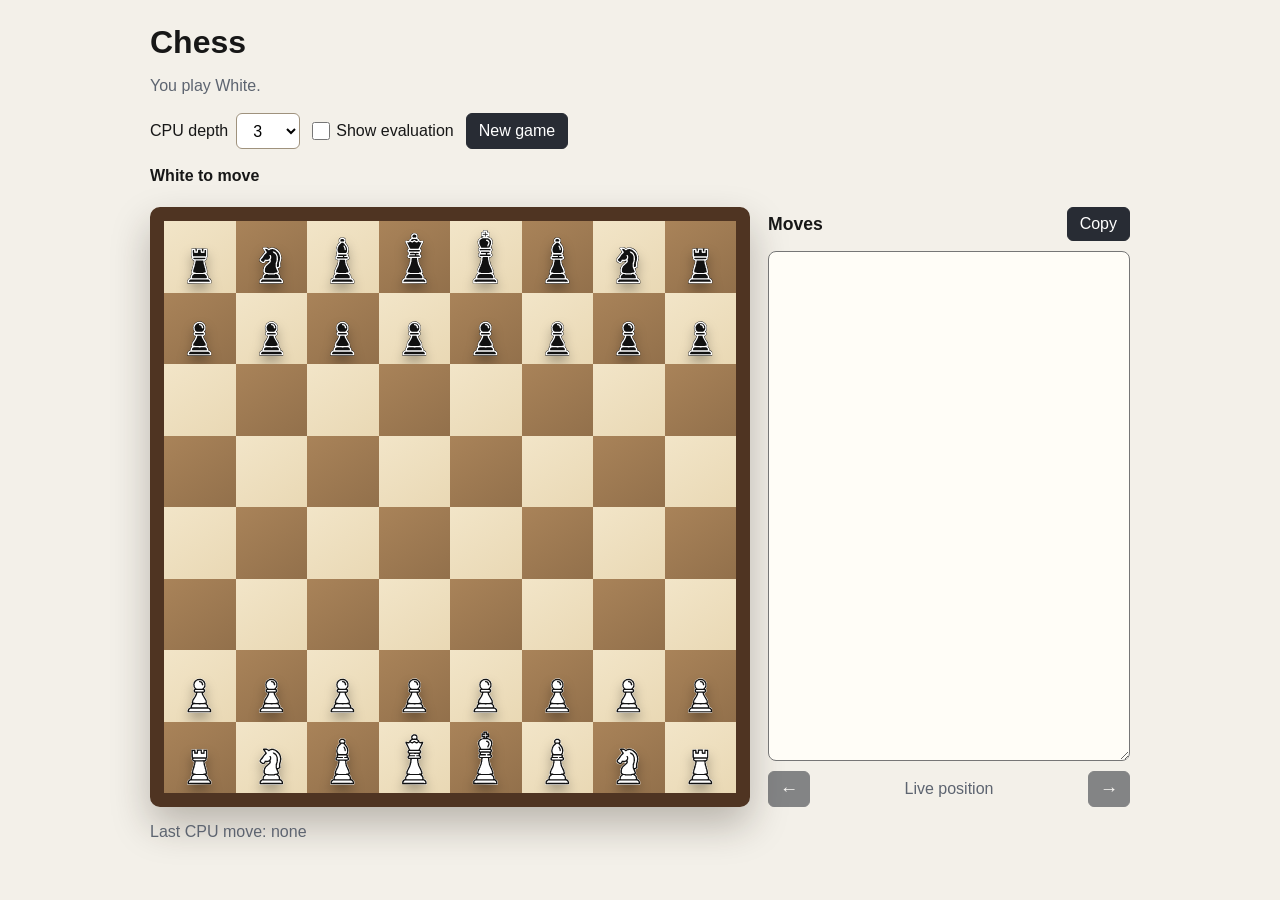
<file: index.html>
<!DOCTYPE html>
<html lang="en">
<head>
  <meta charset="UTF-8">
  <meta name="viewport" content="width=device-width, initial-scale=1.0">
  <title>Chess</title>
  <link rel="stylesheet" href="style.css">
</head>
<body>
  <main>
    <h1>Chess</h1>
    <p>You play White.</p>

    <div class="controls">
      <label for="depthSelect">CPU depth</label>
      <select id="depthSelect"></select>
      <label class="toggle-control">
        <input id="evaluationToggle" type="checkbox">
        Show evaluation
      </label>
      <button id="newGameBtn" type="button">New game</button>
    </div>

    <p id="statusBox">Loading...</p>
    <p id="thinkingBox" hidden>CPU is thinking...</p>
    <p id="evaluationBox" hidden>Evaluation: 0.00</p>

    <section class="game-layout" aria-label="Chess game">
      <div id="board" class="board" aria-label="Chess board"></div>

      <aside class="move-panel" aria-label="Move history">
        <div class="history-header">
          <h2>Moves</h2>
          <button id="copyMovesBtn" type="button">Copy</button>
        </div>
        <textarea id="moveHistoryBox" readonly spellcheck="false" aria-label="Move history in chess notation"></textarea>
        <div class="replay-controls" aria-label="Move replay controls">
          <button id="backMoveBtn" type="button" title="Back one move" aria-label="Back one move">&larr;</button>
          <span id="replayStatus" aria-live="polite">Live position</span>
          <button id="forwardMoveBtn" type="button" title="Forward one move" aria-label="Forward one move">&rarr;</button>
        </div>
      </aside>
    </section>

    <p id="lastMoveBox">Last CPU move: none</p>
  </main>

  <script src="app.js"></script>
</body>
</html>
</file>
<file: style.css>
:root {
  --page: #f3f0e9;
  --ink: #171717;
  --muted: #5d6470;
  --wood: #8f5f37;
  --wood-dark: #4f3422;
  --light-square: #e9d8b4;
  --dark-square: #92704b;
  --gold: #d8ad4f;
  --green: #5d9b68;
  --blue: #7aa7d9;
}

* {
  box-sizing: border-box;
}

body {
  margin: 0;
  padding: 24px;
  font-family: Arial, sans-serif;
  background: var(--page);
  color: var(--ink);
}

main {
  max-width: 980px;
  margin: 0 auto;
}

h1 {
  margin: 0 0 8px;
  font-size: 2rem;
}

p {
  color: var(--muted);
}

.controls {
  display: flex;
  align-items: center;
  gap: 8px;
  margin: 18px 0;
  flex-wrap: wrap;
}

button,
select,
input {
  font: inherit;
  border: 1px solid #9f927d;
}

.controls button,
select {
  min-height: 36px;
  padding: 6px 12px;
  border-radius: 6px;
  background: white;
}

.controls button {
  background: #282c34;
  color: white;
  border-color: #282c34;
}

.toggle-control {
  display: inline-flex;
  align-items: center;
  gap: 6px;
  min-height: 36px;
  padding: 0 4px;
  color: var(--ink);
}

.toggle-control input {
  width: 18px;
  height: 18px;
  margin: 0;
  accent-color: #282c34;
}

.controls button:disabled,
select:disabled {
  opacity: 0.6;
}

#statusBox {
  color: var(--ink);
  font-weight: bold;
  min-height: 24px;
}

#thinkingBox {
  color: #8a5a00;
  font-weight: bold;
}

#evaluationBox {
  color: var(--ink);
  font-weight: bold;
}

.game-layout {
  display: grid;
  grid-template-columns: minmax(320px, 600px) minmax(260px, 1fr);
  gap: 18px;
  align-items: start;
}

.board {
  width: 100%;
  max-width: 600px;
  aspect-ratio: 1 / 1;
  display: grid;
  grid-template-columns: repeat(8, 1fr);
  grid-template-rows: repeat(8, 1fr);
  border: 14px solid var(--wood-dark);
  border-radius: 10px;
  overflow: hidden;
  background: var(--wood);
  box-shadow: 0 18px 38px rgba(39, 28, 17, 0.28), inset 0 0 0 2px rgba(255,255,255,0.18);
}

.square {
  position: relative;
  container-type: size;
  border: 0;
  margin: 0;
  padding: 0;
  width: 100%;
  height: 100%;
  display: grid;
  place-items: center;
  cursor: pointer;
}

.square::after {
  content: "";
  position: absolute;
  inset: 0;
  pointer-events: none;
}

.light {
  background: linear-gradient(145deg, #f2e5c8, var(--light-square));
}

.dark {
  background: linear-gradient(145deg, #a98359, var(--dark-square));
}

.piece {
  position: relative;
  z-index: 1;
  display: block;
  width: 86%;
  height: 86%;
  object-fit: contain;
  user-select: none;
  pointer-events: none;
  transform-origin: center;
  transition: transform 120ms ease;
  filter: drop-shadow(0 7px 6px rgba(0,0,0,0.28));
}

.square:hover .piece {
  transform: translateY(-2px);
}

.white-piece {
  color: #f8f5ea;
}

.black-piece {
  color: #252a31;
}

.selected::after {
  box-shadow: inset 0 0 0 5px var(--gold);
}

.legal::before {
  content: "";
  position: absolute;
  z-index: 2;
  width: 24%;
  height: 24%;
  border-radius: 50%;
  background: rgba(39, 126, 69, 0.72);
  pointer-events: none;
}

.last-move::after {
  background: rgba(87, 143, 201, 0.32);
  box-shadow: inset 0 0 0 4px rgba(87, 143, 201, 0.52);
}

.game-over {
  color: #9b111e;
}

#lastMoveBox {
  min-height: 24px;
}

.move-panel {
  min-height: 100%;
  display: grid;
  grid-template-rows: auto minmax(280px, 1fr) auto;
  gap: 10px;
}

.history-header,
.replay-controls {
  display: flex;
  align-items: center;
  gap: 8px;
}

.history-header {
  justify-content: space-between;
}

.history-header h2 {
  margin: 0;
  font-size: 1.1rem;
}

.history-header button,
.replay-controls button {
  min-height: 34px;
  border-radius: 6px;
  padding: 6px 12px;
  background: #282c34;
  color: white;
  border-color: #282c34;
}

.replay-controls button {
  width: 42px;
  padding: 6px 0;
  font-size: 1.15rem;
}

.history-header button:disabled,
.replay-controls button:disabled {
  opacity: 0.55;
}

#moveHistoryBox {
  width: 100%;
  min-height: 280px;
  resize: vertical;
  border-radius: 8px;
  padding: 12px;
  background: #fffdf7;
  color: var(--ink);
  font-family: Consolas, "Courier New", monospace;
  line-height: 1.5;
}

#replayStatus {
  flex: 1;
  min-width: 0;
  color: var(--muted);
  text-align: center;
}

@media (max-width: 840px) {
  main {
    max-width: 640px;
  }

  .game-layout {
    grid-template-columns: 1fr;
  }
}
</file>
